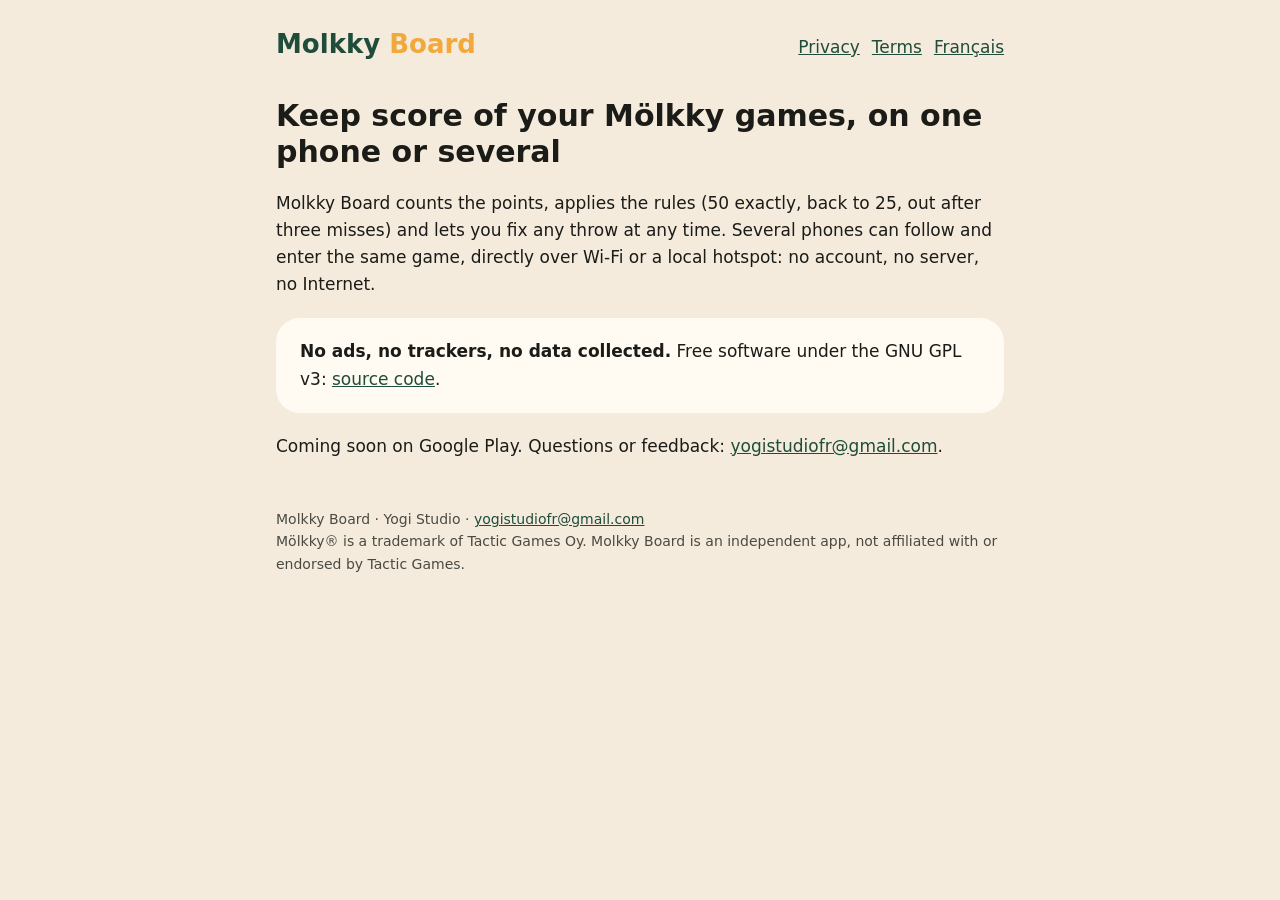
<file: index.html>
<!doctype html>
<html lang="en">
<head>
<meta charset="utf-8">
<meta name="viewport" content="width=device-width, initial-scale=1">
<meta http-equiv="Content-Security-Policy" content="default-src 'none'; style-src 'self'; img-src 'self'; base-uri 'none'; form-action 'none'">
<meta name="referrer" content="no-referrer">
<title>Molkky Board</title>
<link rel="stylesheet" href="style.css">
</head>
<body>
<main>
<header>
  <a class="logo" href="./">Molkky <span>Board</span></a>
  <nav><a href="privacy.html">Privacy</a><a href="terms.html">Terms</a><a href="fr/" hreflang="fr" lang="fr">Français</a></nav>
</header>
<h1>Keep score of your Mölkky games, on one phone or several</h1>
<p>Molkky Board counts the points, applies the rules (50 exactly, back to 25, out after three misses) and lets you fix any
throw at any time. Several phones can follow and enter the same game, directly over Wi-Fi or a local hotspot:
no account, no server, no Internet.</p>
<div class="card">
  <strong>No ads, no trackers, no data collected.</strong> Free software under the GNU GPL v3:
  <a href="https://github.com/GuillaumeCHR/molkky-board">source code</a>.
</div>
<p>Coming soon on Google Play. Questions or feedback: <a href="mailto:yogistudiofr@gmail.com">yogistudiofr@gmail.com</a>.</p>
<footer>Molkky Board · Yogi Studio · <a href="mailto:yogistudiofr@gmail.com">yogistudiofr@gmail.com</a><br>
Mölkky® is a trademark of Tactic Games Oy. Molkky Board is an independent app, not affiliated with or endorsed by Tactic Games.</footer>
</main>
</body>
</html>
</file>
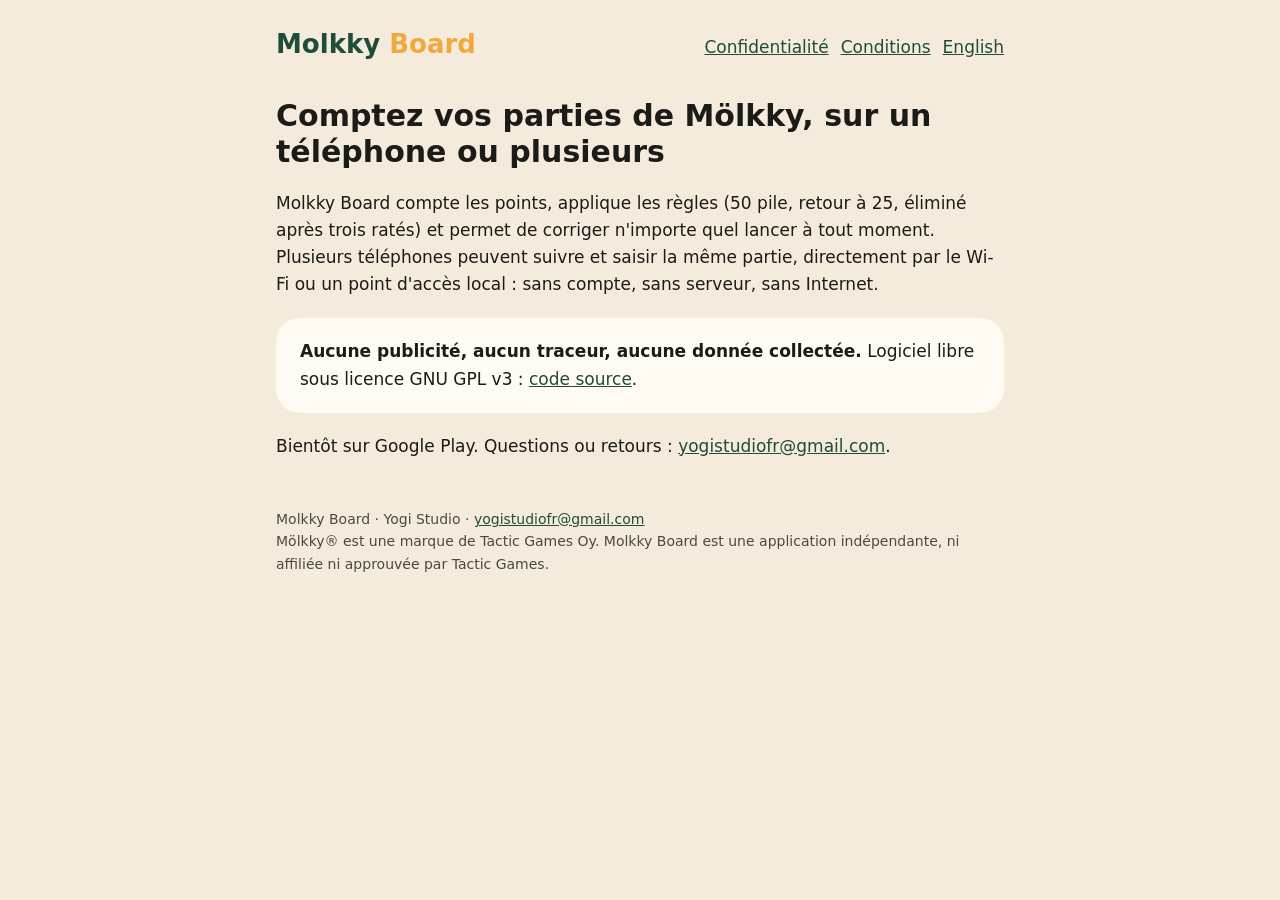
<file: fr/index.html>
<!doctype html>
<html lang="fr">
<head>
<meta charset="utf-8">
<meta name="viewport" content="width=device-width, initial-scale=1">
<meta http-equiv="Content-Security-Policy" content="default-src 'none'; style-src 'self'; img-src 'self'; base-uri 'none'; form-action 'none'">
<meta name="referrer" content="no-referrer">
<title>Molkky Board</title>
<link rel="stylesheet" href="../style.css">
</head>
<body>
<main>
<header>
  <a class="logo" href="./">Molkky <span>Board</span></a>
  <nav><a href="confidentialite.html">Confidentialité</a><a href="conditions.html">Conditions</a><a href="../" hreflang="en" lang="en">English</a></nav>
</header>
<h1>Comptez vos parties de Mölkky, sur un téléphone ou plusieurs</h1>
<p>Molkky Board compte les points, applique les règles (50 pile, retour à 25, éliminé après trois ratés) et permet de
corriger n'importe quel lancer à tout moment. Plusieurs téléphones peuvent suivre et saisir la même partie, directement
par le Wi-Fi ou un point d'accès local : sans compte, sans serveur, sans Internet.</p>
<div class="card">
  <strong>Aucune publicité, aucun traceur, aucune donnée collectée.</strong> Logiciel libre sous licence GNU GPL v3 :
  <a href="https://github.com/GuillaumeCHR/molkky-board">code source</a>.
</div>
<p>Bientôt sur Google Play. Questions ou retours : <a href="mailto:yogistudiofr@gmail.com">yogistudiofr@gmail.com</a>.</p>
<footer>Molkky Board · Yogi Studio · <a href="mailto:yogistudiofr@gmail.com">yogistudiofr@gmail.com</a><br>
Mölkky® est une marque de Tactic Games Oy. Molkky Board est une application indépendante, ni affiliée ni approuvée par Tactic Games.</footer>
</main>
</body>
</html>
</file>
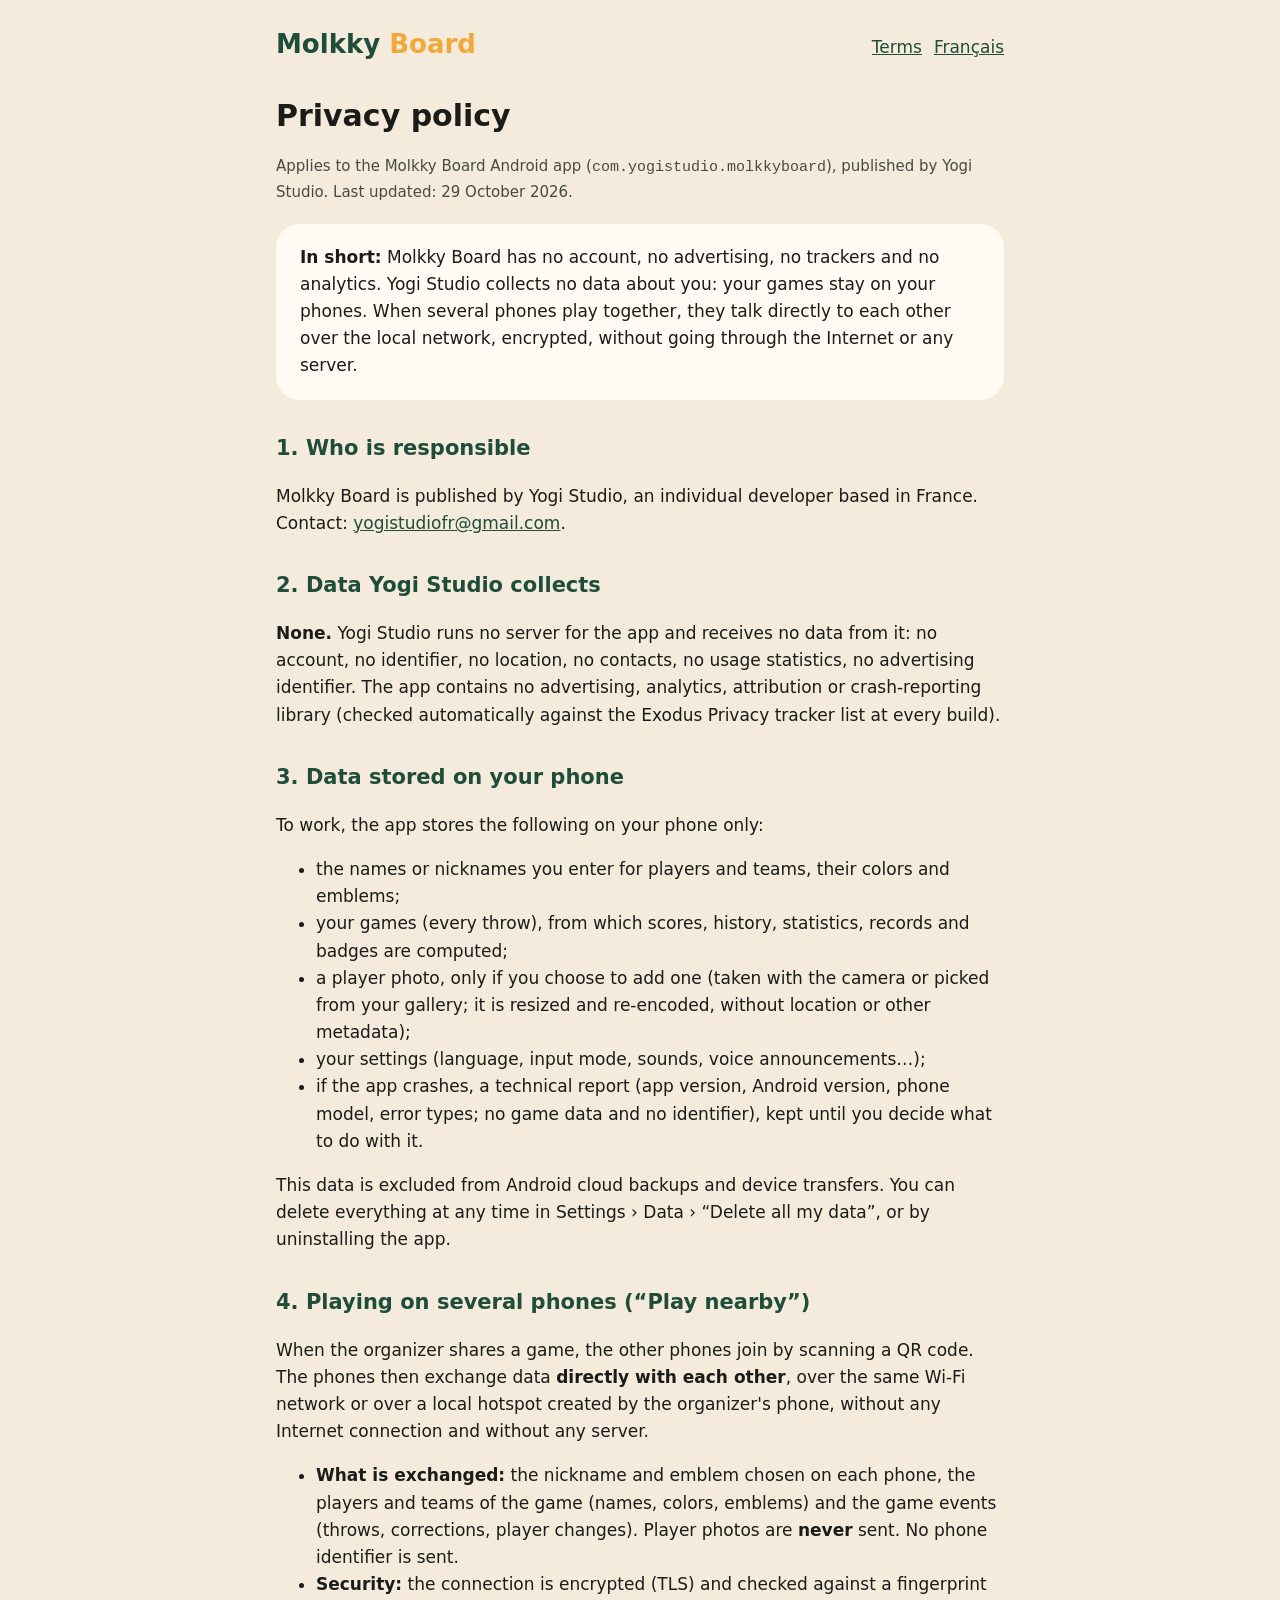
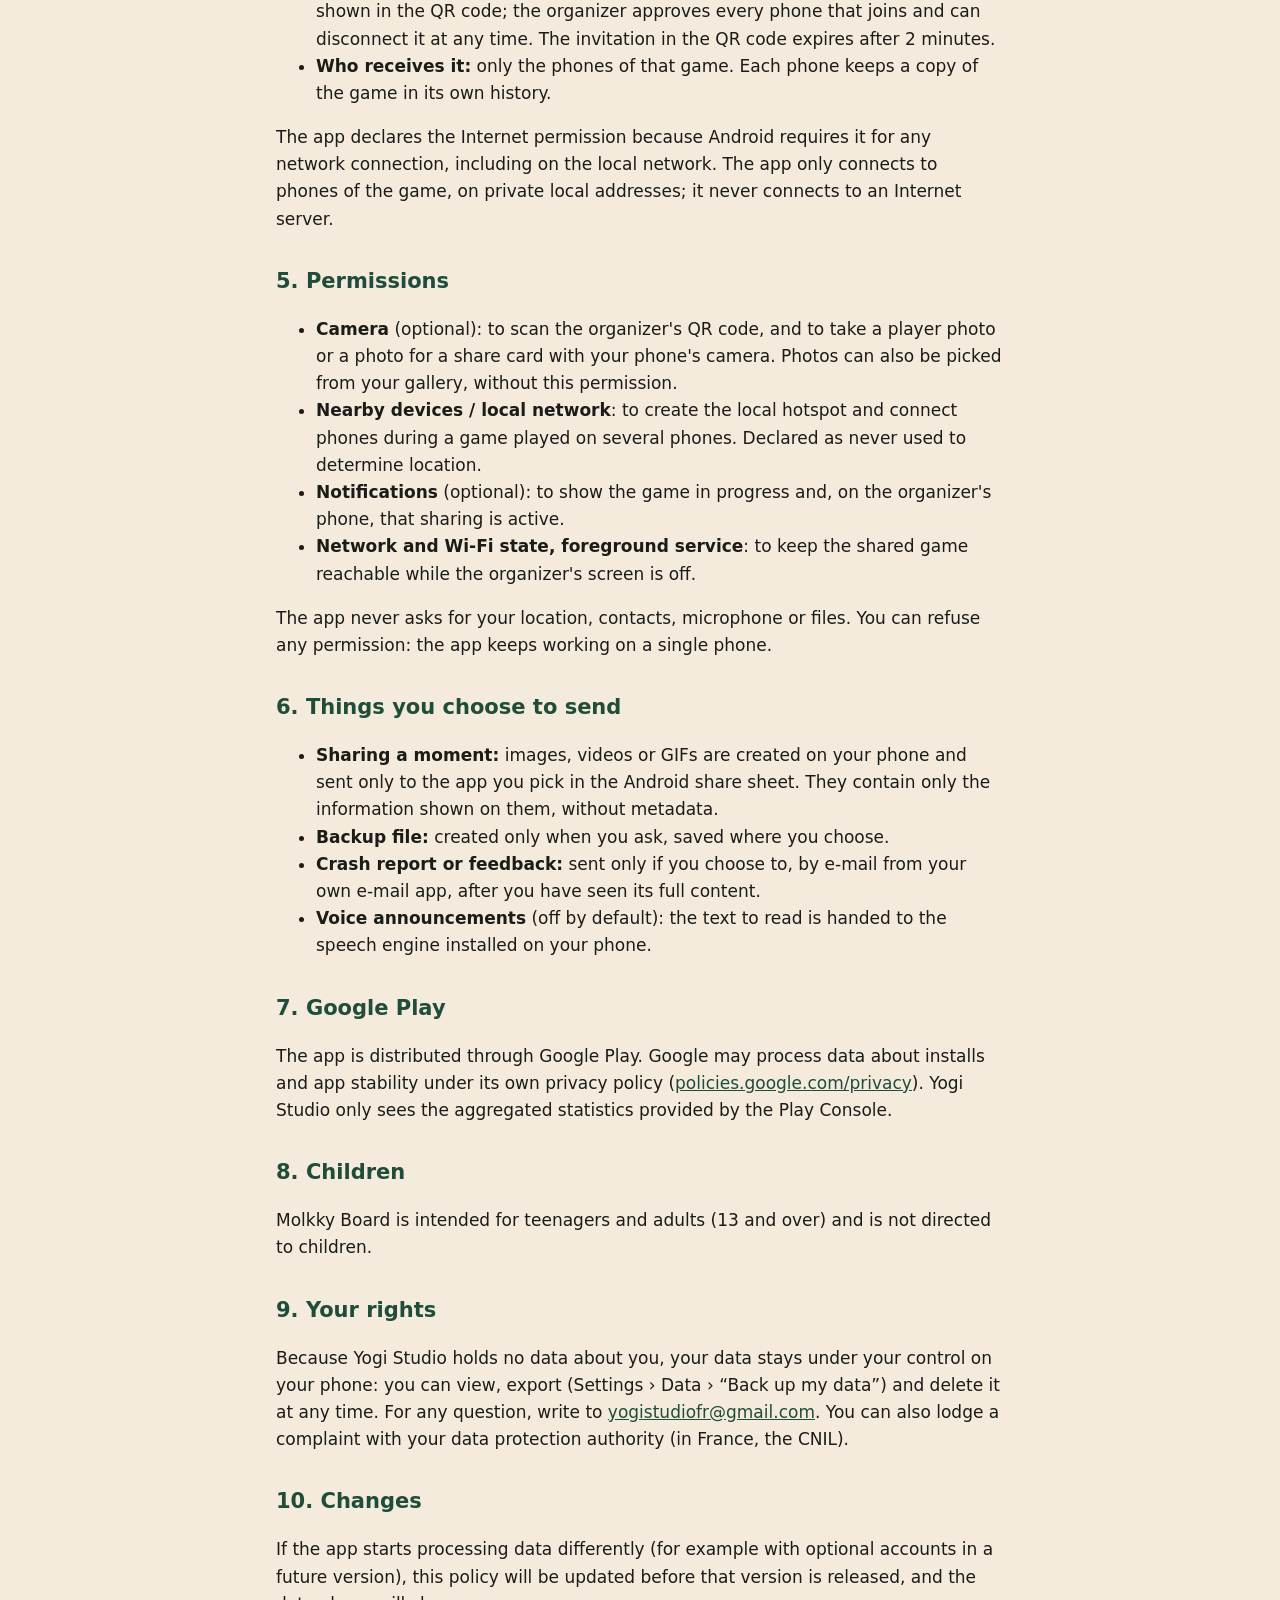
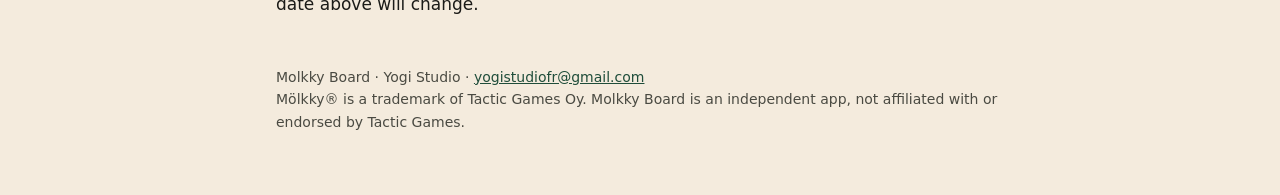
<file: privacy.html>
<!doctype html>
<html lang="en">
<head>
<meta charset="utf-8">
<meta name="viewport" content="width=device-width, initial-scale=1">
<meta http-equiv="Content-Security-Policy" content="default-src 'none'; style-src 'self'; img-src 'self'; base-uri 'none'; form-action 'none'">
<meta name="referrer" content="no-referrer">
<title>Privacy policy – Molkky Board</title>
<link rel="stylesheet" href="style.css">
</head>
<body>
<main>
<header>
  <a class="logo" href="./">Molkky <span>Board</span></a>
  <nav><a href="terms.html">Terms</a><a href="fr/confidentialite.html" hreflang="fr" lang="fr">Français</a></nav>
</header>

<h1>Privacy policy</h1>
<p class="muted">Applies to the Molkky Board Android app (<code>com.yogistudio.molkkyboard</code>), published by Yogi Studio.
Last updated: 29 October 2026.</p>

<div class="card">
  <strong>In short:</strong> Molkky Board has no account, no advertising, no trackers and no analytics.
  Yogi Studio collects no data about you: your games stay on your phones. When several phones play together,
  they talk directly to each other over the local network, encrypted, without going through the Internet or any server.
</div>

<h2>1. Who is responsible</h2>
<p>Molkky Board is published by Yogi Studio, an individual developer based in France.
Contact: <a href="mailto:yogistudiofr@gmail.com">yogistudiofr@gmail.com</a>.</p>

<h2>2. Data Yogi Studio collects</h2>
<p><strong>None.</strong> Yogi Studio runs no server for the app and receives no data from it: no account, no identifier,
no location, no contacts, no usage statistics, no advertising identifier. The app contains no advertising, analytics,
attribution or crash-reporting library (checked automatically against the Exodus Privacy tracker list at every build).</p>

<h2>3. Data stored on your phone</h2>
<p>To work, the app stores the following on your phone only:</p>
<ul>
  <li>the names or nicknames you enter for players and teams, their colors and emblems;</li>
  <li>your games (every throw), from which scores, history, statistics, records and badges are computed;</li>
  <li>a player photo, only if you choose to add one (taken with the camera or picked from your gallery; it is resized and
      re-encoded, without location or other metadata);</li>
  <li>your settings (language, input mode, sounds, voice announcements…);</li>
  <li>if the app crashes, a technical report (app version, Android version, phone model, error types; no game data and
      no identifier), kept until you decide what to do with it.</li>
</ul>
<p>This data is excluded from Android cloud backups and device transfers. You can delete everything at any time in
Settings › Data › “Delete all my data”, or by uninstalling the app.</p>

<h2>4. Playing on several phones (“Play nearby”)</h2>
<p>When the organizer shares a game, the other phones join by scanning a QR code. The phones then exchange data
<strong>directly with each other</strong>, over the same Wi-Fi network or over a local hotspot created by the
organizer's phone, without any Internet connection and without any server.</p>
<ul>
  <li><strong>What is exchanged:</strong> the nickname and emblem chosen on each phone, the players and teams of the game
      (names, colors, emblems) and the game events (throws, corrections, player changes).
      Player photos are <strong>never</strong> sent. No phone identifier is sent.</li>
  <li><strong>Security:</strong> the connection is encrypted (TLS) and checked against a fingerprint shown in the QR code;
      the organizer approves every phone that joins and can disconnect it at any time.
      The invitation in the QR code expires after 2 minutes.</li>
  <li><strong>Who receives it:</strong> only the phones of that game. Each phone keeps a copy of the game in its own history.</li>
</ul>
<p>The app declares the Internet permission because Android requires it for any network connection, including on the local
network. The app only connects to phones of the game, on private local addresses; it never connects to an Internet server.</p>

<h2>5. Permissions</h2>
<ul>
  <li><strong>Camera</strong> (optional): to scan the organizer's QR code, and to take a player photo or a photo for a share card with your phone's camera. Photos can also be picked from your gallery, without this permission.</li>
  <li><strong>Nearby devices / local network</strong>: to create the local hotspot and connect phones during a game played
      on several phones. Declared as never used to determine location.</li>
  <li><strong>Notifications</strong> (optional): to show the game in progress and, on the organizer's phone, that sharing is active.</li>
  <li><strong>Network and Wi-Fi state, foreground service</strong>: to keep the shared game reachable while the organizer's screen is off.</li>
</ul>
<p>The app never asks for your location, contacts, microphone or files. You can refuse any permission: the app keeps
working on a single phone.</p>

<h2>6. Things you choose to send</h2>
<ul>
  <li><strong>Sharing a moment:</strong> images, videos or GIFs are created on your phone and sent only to the app you pick
      in the Android share sheet. They contain only the information shown on them, without metadata.</li>
  <li><strong>Backup file:</strong> created only when you ask, saved where you choose.</li>
  <li><strong>Crash report or feedback:</strong> sent only if you choose to, by e-mail from your own e-mail app, after you
      have seen its full content.</li>
  <li><strong>Voice announcements</strong> (off by default): the text to read is handed to the speech engine installed on
      your phone.</li>
</ul>

<h2>7. Google Play</h2>
<p>The app is distributed through Google Play. Google may process data about installs and app stability under its own
privacy policy (<a href="https://policies.google.com/privacy">policies.google.com/privacy</a>). Yogi Studio only
sees the aggregated statistics provided by the Play Console.</p>

<h2>8. Children</h2>
<p>Molkky Board is intended for teenagers and adults (13 and over) and is not directed to children.</p>

<h2>9. Your rights</h2>
<p>Because Yogi Studio holds no data about you, your data stays under your control on your phone: you can view, export
(Settings › Data › “Back up my data”) and delete it at any time. For any question, write to
<a href="mailto:yogistudiofr@gmail.com">yogistudiofr@gmail.com</a>. You can also lodge a complaint with your data
protection authority (in France, the CNIL).</p>

<h2>10. Changes</h2>
<p>If the app starts processing data differently (for example with optional accounts in a future version), this policy
will be updated before that version is released, and the date above will change.</p>

<footer>Molkky Board · Yogi Studio · <a href="mailto:yogistudiofr@gmail.com">yogistudiofr@gmail.com</a><br>
Mölkky® is a trademark of Tactic Games Oy. Molkky Board is an independent app, not affiliated with or endorsed by Tactic Games.</footer>
</main>
</body>
</html>
</file>
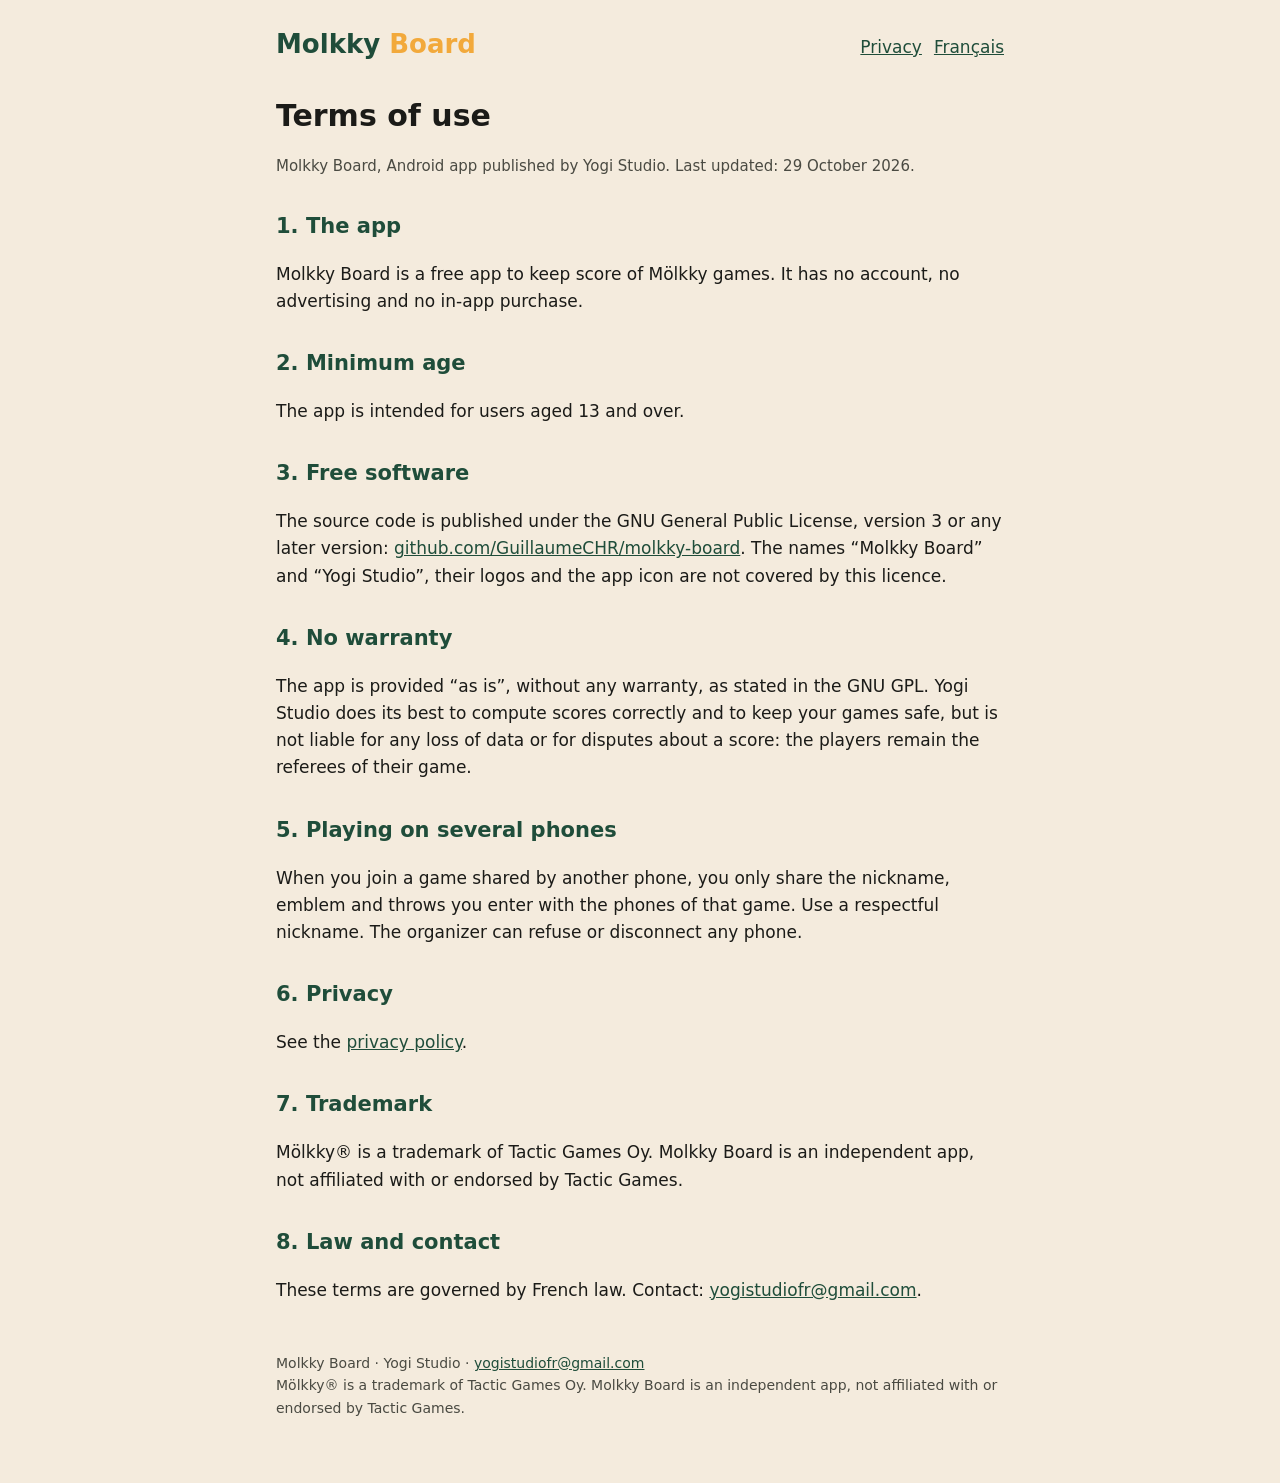
<file: terms.html>
<!doctype html>
<html lang="en">
<head>
<meta charset="utf-8">
<meta name="viewport" content="width=device-width, initial-scale=1">
<meta http-equiv="Content-Security-Policy" content="default-src 'none'; style-src 'self'; img-src 'self'; base-uri 'none'; form-action 'none'">
<meta name="referrer" content="no-referrer">
<title>Terms of use – Molkky Board</title>
<link rel="stylesheet" href="style.css">
</head>
<body>
<main>
<header>
  <a class="logo" href="./">Molkky <span>Board</span></a>
  <nav><a href="privacy.html">Privacy</a><a href="fr/conditions.html" hreflang="fr" lang="fr">Français</a></nav>
</header>
<h1>Terms of use</h1>
<p class="muted">Molkky Board, Android app published by Yogi Studio. Last updated: 29 October 2026.</p>
<h2>1. The app</h2>
<p>Molkky Board is a free app to keep score of Mölkky games. It has no account, no advertising and no in-app purchase.</p>
<h2>2. Minimum age</h2>
<p>The app is intended for users aged 13 and over.</p>
<h2>3. Free software</h2>
<p>The source code is published under the GNU General Public License, version 3 or any later version:
<a href="https://github.com/GuillaumeCHR/molkky-board">github.com/GuillaumeCHR/molkky-board</a>.
The names “Molkky Board” and “Yogi Studio”, their logos and the app icon are not covered by this licence.</p>
<h2>4. No warranty</h2>
<p>The app is provided “as is”, without any warranty, as stated in the GNU GPL. Yogi Studio does its best to compute scores
correctly and to keep your games safe, but is not liable for any loss of data or for disputes about a score: the players
remain the referees of their game.</p>
<h2>5. Playing on several phones</h2>
<p>When you join a game shared by another phone, you only share the nickname, emblem and throws you enter with the phones
of that game. Use a respectful nickname. The organizer can refuse or disconnect any phone.</p>
<h2>6. Privacy</h2>
<p>See the <a href="privacy.html">privacy policy</a>.</p>
<h2>7. Trademark</h2>
<p>Mölkky® is a trademark of Tactic Games Oy. Molkky Board is an independent app, not affiliated with or endorsed by Tactic Games.</p>
<h2>8. Law and contact</h2>
<p>These terms are governed by French law. Contact: <a href="mailto:yogistudiofr@gmail.com">yogistudiofr@gmail.com</a>.</p>
<footer>Molkky Board · Yogi Studio · <a href="mailto:yogistudiofr@gmail.com">yogistudiofr@gmail.com</a><br>
Mölkky® is a trademark of Tactic Games Oy. Molkky Board is an independent app, not affiliated with or endorsed by Tactic Games.</footer>
</main>
</body>
</html>
</file>
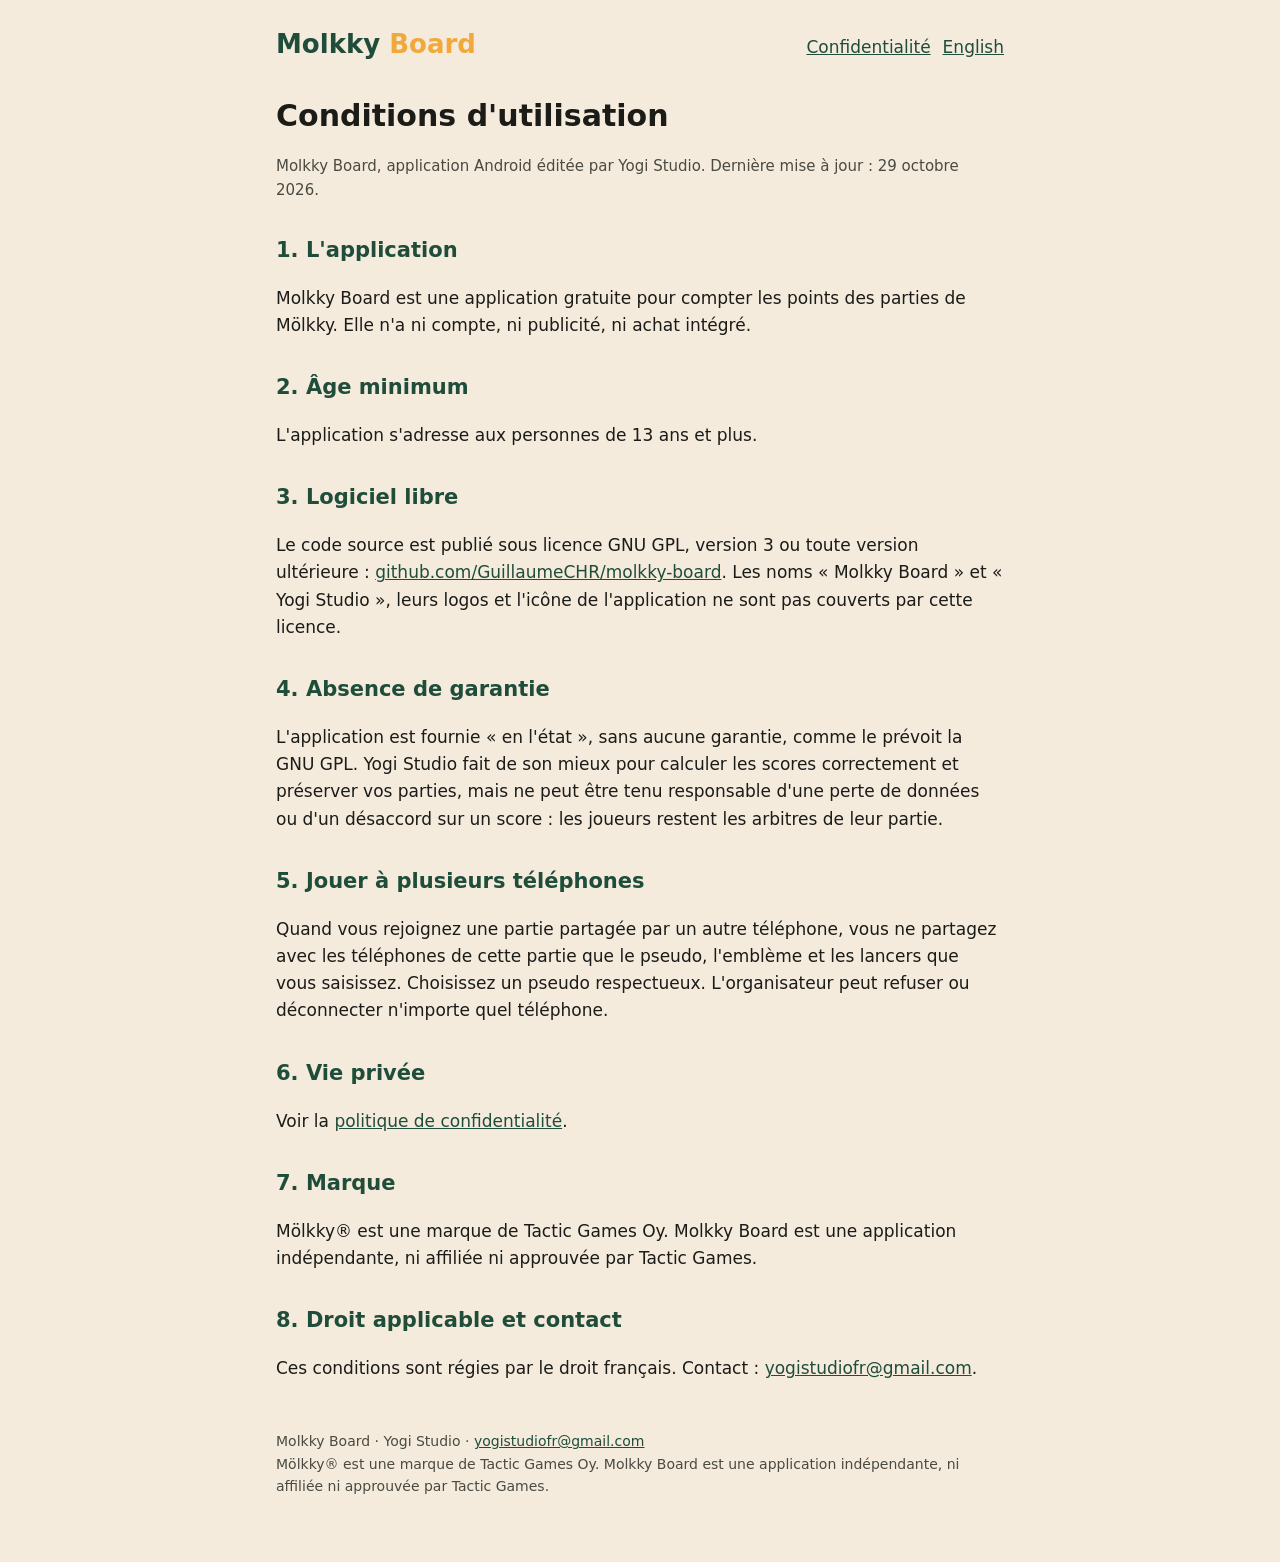
<file: fr/conditions.html>
<!doctype html>
<html lang="fr">
<head>
<meta charset="utf-8">
<meta name="viewport" content="width=device-width, initial-scale=1">
<meta http-equiv="Content-Security-Policy" content="default-src 'none'; style-src 'self'; img-src 'self'; base-uri 'none'; form-action 'none'">
<meta name="referrer" content="no-referrer">
<title>Conditions d'utilisation – Molkky Board</title>
<link rel="stylesheet" href="../style.css">
</head>
<body>
<main>
<header>
  <a class="logo" href="./">Molkky <span>Board</span></a>
  <nav><a href="confidentialite.html">Confidentialité</a><a href="../terms.html" hreflang="en" lang="en">English</a></nav>
</header>
<h1>Conditions d'utilisation</h1>
<p class="muted">Molkky Board, application Android éditée par Yogi Studio. Dernière mise à jour : 29 octobre 2026.</p>
<h2>1. L'application</h2>
<p>Molkky Board est une application gratuite pour compter les points des parties de Mölkky. Elle n'a ni compte, ni publicité, ni achat intégré.</p>
<h2>2. Âge minimum</h2>
<p>L'application s'adresse aux personnes de 13 ans et plus.</p>
<h2>3. Logiciel libre</h2>
<p>Le code source est publié sous licence GNU GPL, version 3 ou toute version ultérieure :
<a href="https://github.com/GuillaumeCHR/molkky-board">github.com/GuillaumeCHR/molkky-board</a>.
Les noms « Molkky Board » et « Yogi Studio », leurs logos et l'icône de l'application ne sont pas couverts par cette licence.</p>
<h2>4. Absence de garantie</h2>
<p>L'application est fournie « en l'état », sans aucune garantie, comme le prévoit la GNU GPL. Yogi Studio fait de son mieux
pour calculer les scores correctement et préserver vos parties, mais ne peut être tenu responsable d'une perte de données ou
d'un désaccord sur un score : les joueurs restent les arbitres de leur partie.</p>
<h2>5. Jouer à plusieurs téléphones</h2>
<p>Quand vous rejoignez une partie partagée par un autre téléphone, vous ne partagez avec les téléphones de cette partie que
le pseudo, l'emblème et les lancers que vous saisissez. Choisissez un pseudo respectueux. L'organisateur peut refuser ou
déconnecter n'importe quel téléphone.</p>
<h2>6. Vie privée</h2>
<p>Voir la <a href="confidentialite.html">politique de confidentialité</a>.</p>
<h2>7. Marque</h2>
<p>Mölkky® est une marque de Tactic Games Oy. Molkky Board est une application indépendante, ni affiliée ni approuvée par Tactic Games.</p>
<h2>8. Droit applicable et contact</h2>
<p>Ces conditions sont régies par le droit français. Contact : <a href="mailto:yogistudiofr@gmail.com">yogistudiofr@gmail.com</a>.</p>
<footer>Molkky Board · Yogi Studio · <a href="mailto:yogistudiofr@gmail.com">yogistudiofr@gmail.com</a><br>
Mölkky® est une marque de Tactic Games Oy. Molkky Board est une application indépendante, ni affiliée ni approuvée par Tactic Games.</footer>
</main>
</body>
</html>
</file>
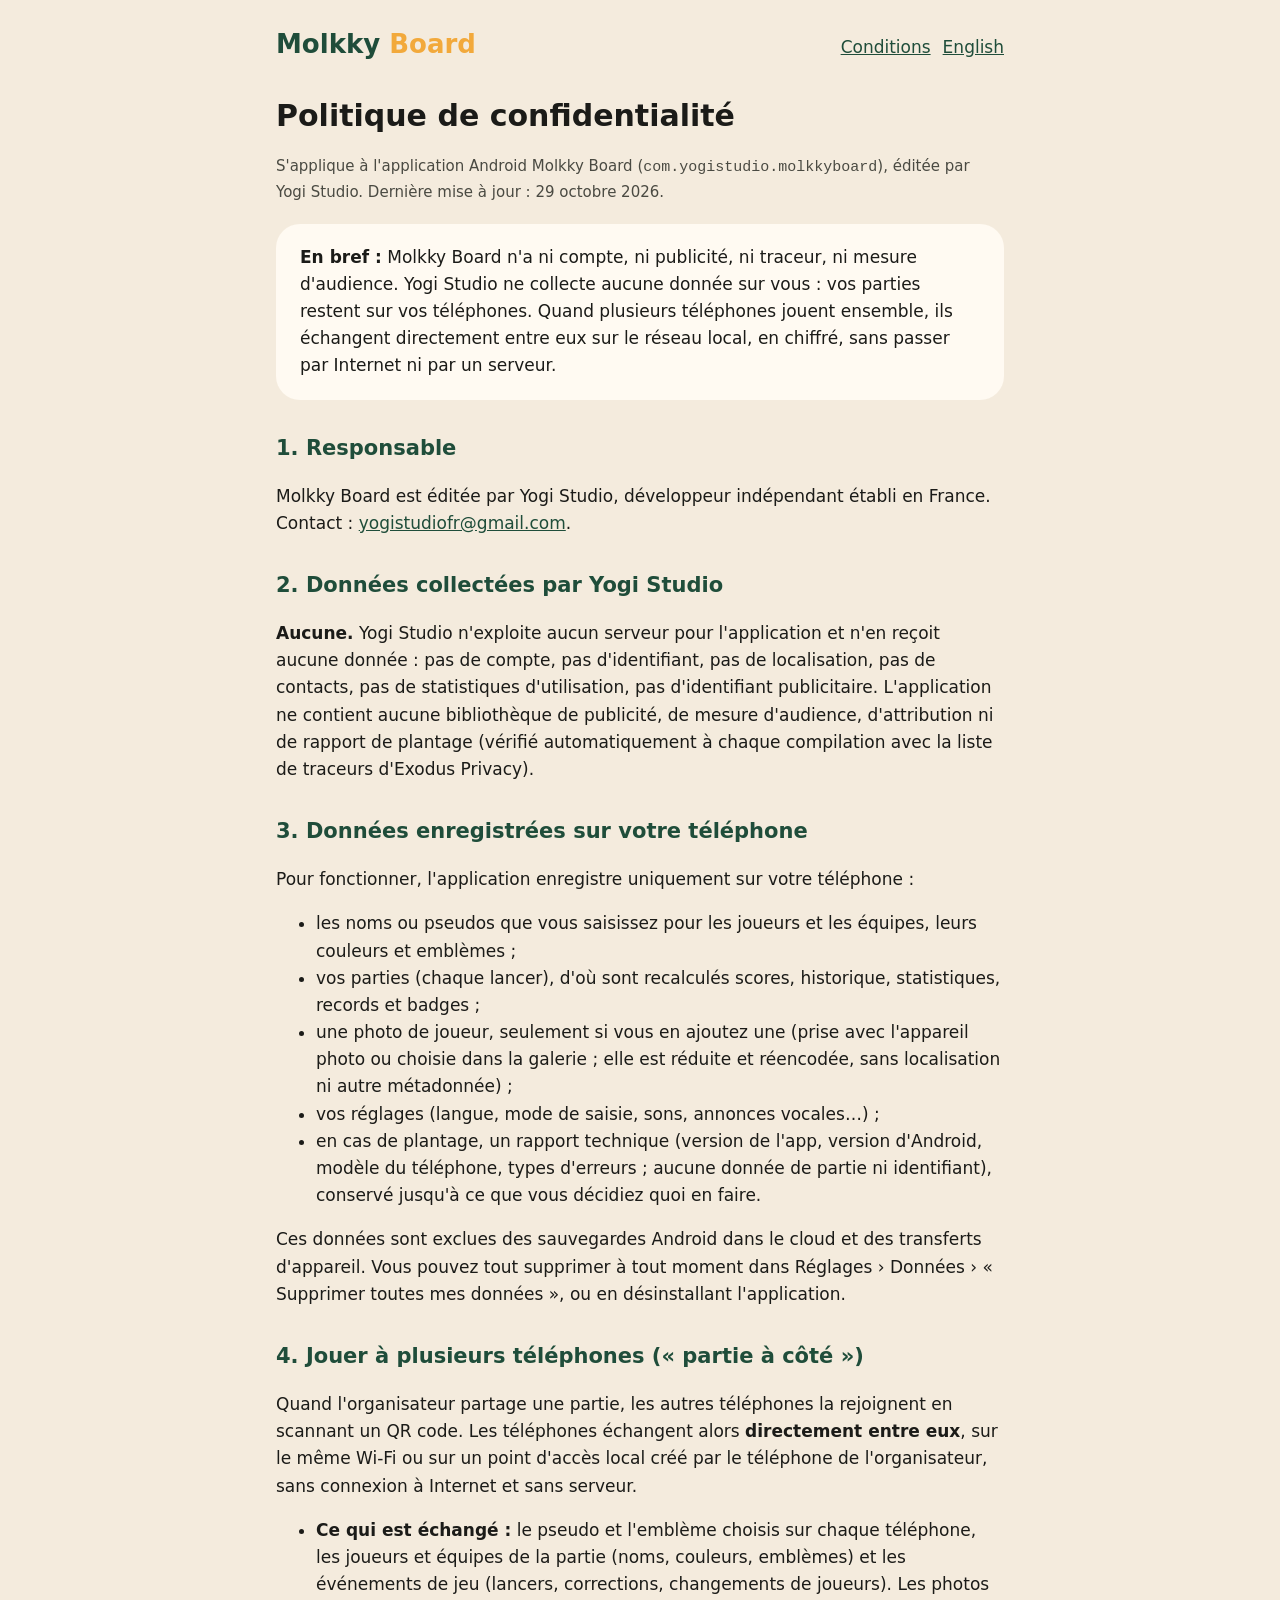
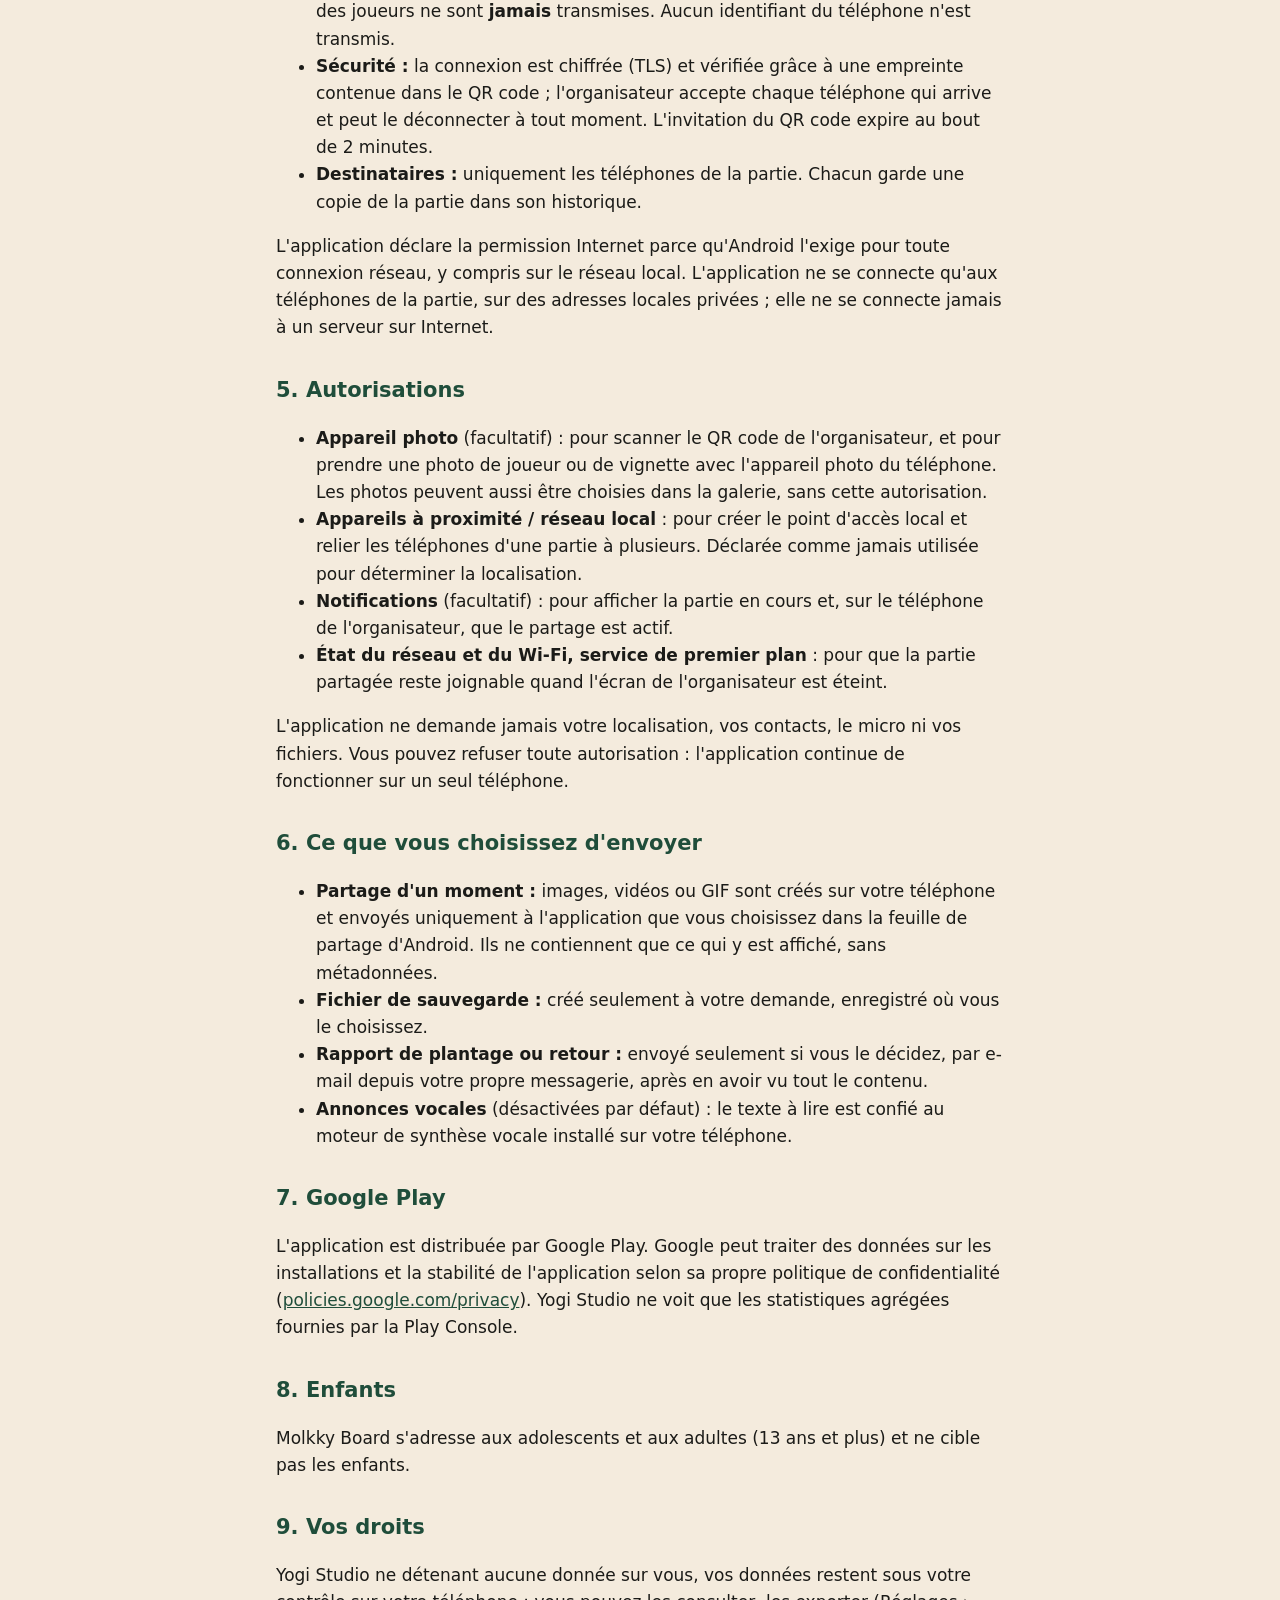
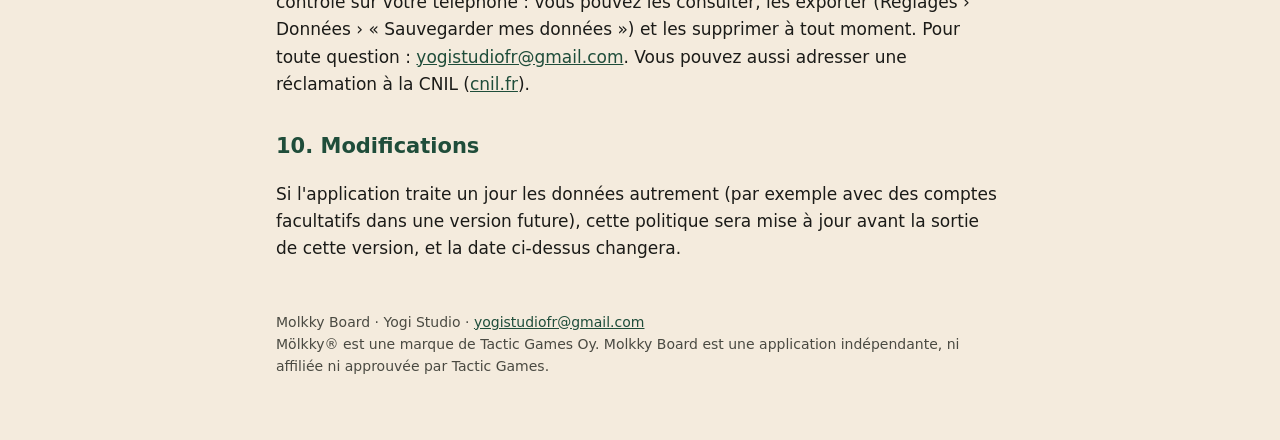
<file: fr/confidentialite.html>
<!doctype html>
<html lang="fr">
<head>
<meta charset="utf-8">
<meta name="viewport" content="width=device-width, initial-scale=1">
<meta http-equiv="Content-Security-Policy" content="default-src 'none'; style-src 'self'; img-src 'self'; base-uri 'none'; form-action 'none'">
<meta name="referrer" content="no-referrer">
<title>Politique de confidentialité – Molkky Board</title>
<link rel="stylesheet" href="../style.css">
</head>
<body>
<main>
<header>
  <a class="logo" href="./">Molkky <span>Board</span></a>
  <nav><a href="conditions.html">Conditions</a><a href="../privacy.html" hreflang="en" lang="en">English</a></nav>
</header>

<h1>Politique de confidentialité</h1>
<p class="muted">S'applique à l'application Android Molkky Board (<code>com.yogistudio.molkkyboard</code>), éditée par Yogi Studio.
Dernière mise à jour : 29 octobre 2026.</p>

<div class="card">
  <strong>En bref :</strong> Molkky Board n'a ni compte, ni publicité, ni traceur, ni mesure d'audience.
  Yogi Studio ne collecte aucune donnée sur vous : vos parties restent sur vos téléphones. Quand plusieurs téléphones
  jouent ensemble, ils échangent directement entre eux sur le réseau local, en chiffré, sans passer par Internet ni par un serveur.
</div>

<h2>1. Responsable</h2>
<p>Molkky Board est éditée par Yogi Studio, développeur indépendant établi en France.
Contact : <a href="mailto:yogistudiofr@gmail.com">yogistudiofr@gmail.com</a>.</p>

<h2>2. Données collectées par Yogi Studio</h2>
<p><strong>Aucune.</strong> Yogi Studio n'exploite aucun serveur pour l'application et n'en reçoit aucune donnée : pas de compte,
pas d'identifiant, pas de localisation, pas de contacts, pas de statistiques d'utilisation, pas d'identifiant publicitaire.
L'application ne contient aucune bibliothèque de publicité, de mesure d'audience, d'attribution ni de rapport de plantage
(vérifié automatiquement à chaque compilation avec la liste de traceurs d'Exodus Privacy).</p>

<h2>3. Données enregistrées sur votre téléphone</h2>
<p>Pour fonctionner, l'application enregistre uniquement sur votre téléphone :</p>
<ul>
  <li>les noms ou pseudos que vous saisissez pour les joueurs et les équipes, leurs couleurs et emblèmes ;</li>
  <li>vos parties (chaque lancer), d'où sont recalculés scores, historique, statistiques, records et badges ;</li>
  <li>une photo de joueur, seulement si vous en ajoutez une (prise avec l'appareil photo ou choisie dans la galerie ;
      elle est réduite et réencodée, sans localisation ni autre métadonnée) ;</li>
  <li>vos réglages (langue, mode de saisie, sons, annonces vocales…) ;</li>
  <li>en cas de plantage, un rapport technique (version de l'app, version d'Android, modèle du téléphone, types d'erreurs ;
      aucune donnée de partie ni identifiant), conservé jusqu'à ce que vous décidiez quoi en faire.</li>
</ul>
<p>Ces données sont exclues des sauvegardes Android dans le cloud et des transferts d'appareil. Vous pouvez tout supprimer
à tout moment dans Réglages › Données › « Supprimer toutes mes données », ou en désinstallant l'application.</p>

<h2>4. Jouer à plusieurs téléphones (« partie à côté »)</h2>
<p>Quand l'organisateur partage une partie, les autres téléphones la rejoignent en scannant un QR code. Les téléphones
échangent alors <strong>directement entre eux</strong>, sur le même Wi-Fi ou sur un point d'accès local créé par le
téléphone de l'organisateur, sans connexion à Internet et sans serveur.</p>
<ul>
  <li><strong>Ce qui est échangé :</strong> le pseudo et l'emblème choisis sur chaque téléphone, les joueurs et équipes de la
      partie (noms, couleurs, emblèmes) et les événements de jeu (lancers, corrections, changements de joueurs).
      Les photos des joueurs ne sont <strong>jamais</strong> transmises. Aucun identifiant du téléphone n'est transmis.</li>
  <li><strong>Sécurité :</strong> la connexion est chiffrée (TLS) et vérifiée grâce à une empreinte contenue dans le QR code ;
      l'organisateur accepte chaque téléphone qui arrive et peut le déconnecter à tout moment.
      L'invitation du QR code expire au bout de 2 minutes.</li>
  <li><strong>Destinataires :</strong> uniquement les téléphones de la partie. Chacun garde une copie de la partie dans son historique.</li>
</ul>
<p>L'application déclare la permission Internet parce qu'Android l'exige pour toute connexion réseau, y compris sur le réseau
local. L'application ne se connecte qu'aux téléphones de la partie, sur des adresses locales privées ; elle ne se connecte
jamais à un serveur sur Internet.</p>

<h2>5. Autorisations</h2>
<ul>
  <li><strong>Appareil photo</strong> (facultatif) : pour scanner le QR code de l'organisateur, et pour prendre une photo de
      joueur ou de vignette avec l'appareil photo du téléphone. Les photos peuvent aussi être choisies dans la galerie, sans
      cette autorisation.</li>
  <li><strong>Appareils à proximité / réseau local</strong> : pour créer le point d'accès local et relier les téléphones
      d'une partie à plusieurs. Déclarée comme jamais utilisée pour déterminer la localisation.</li>
  <li><strong>Notifications</strong> (facultatif) : pour afficher la partie en cours et, sur le téléphone de l'organisateur,
      que le partage est actif.</li>
  <li><strong>État du réseau et du Wi-Fi, service de premier plan</strong> : pour que la partie partagée reste joignable
      quand l'écran de l'organisateur est éteint.</li>
</ul>
<p>L'application ne demande jamais votre localisation, vos contacts, le micro ni vos fichiers. Vous pouvez refuser toute
autorisation : l'application continue de fonctionner sur un seul téléphone.</p>

<h2>6. Ce que vous choisissez d'envoyer</h2>
<ul>
  <li><strong>Partage d'un moment :</strong> images, vidéos ou GIF sont créés sur votre téléphone et envoyés uniquement à
      l'application que vous choisissez dans la feuille de partage d'Android. Ils ne contiennent que ce qui y est affiché,
      sans métadonnées.</li>
  <li><strong>Fichier de sauvegarde :</strong> créé seulement à votre demande, enregistré où vous le choisissez.</li>
  <li><strong>Rapport de plantage ou retour :</strong> envoyé seulement si vous le décidez, par e-mail depuis votre propre
      messagerie, après en avoir vu tout le contenu.</li>
  <li><strong>Annonces vocales</strong> (désactivées par défaut) : le texte à lire est confié au moteur de synthèse vocale
      installé sur votre téléphone.</li>
</ul>

<h2>7. Google Play</h2>
<p>L'application est distribuée par Google Play. Google peut traiter des données sur les installations et la stabilité de
l'application selon sa propre politique de confidentialité
(<a href="https://policies.google.com/privacy?hl=fr">policies.google.com/privacy</a>). Yogi Studio ne voit que les
statistiques agrégées fournies par la Play Console.</p>

<h2>8. Enfants</h2>
<p>Molkky Board s'adresse aux adolescents et aux adultes (13 ans et plus) et ne cible pas les enfants.</p>

<h2>9. Vos droits</h2>
<p>Yogi Studio ne détenant aucune donnée sur vous, vos données restent sous votre contrôle sur votre téléphone : vous
pouvez les consulter, les exporter (Réglages › Données › « Sauvegarder mes données ») et les supprimer à tout moment.
Pour toute question : <a href="mailto:yogistudiofr@gmail.com">yogistudiofr@gmail.com</a>. Vous pouvez aussi adresser
une réclamation à la CNIL (<a href="https://www.cnil.fr">cnil.fr</a>).</p>

<h2>10. Modifications</h2>
<p>Si l'application traite un jour les données autrement (par exemple avec des comptes facultatifs dans une version future),
cette politique sera mise à jour avant la sortie de cette version, et la date ci-dessus changera.</p>

<footer>Molkky Board · Yogi Studio · <a href="mailto:yogistudiofr@gmail.com">yogistudiofr@gmail.com</a><br>
Mölkky® est une marque de Tactic Games Oy. Molkky Board est une application indépendante, ni affiliée ni approuvée par Tactic Games.</footer>
</main>
</body>
</html>
</file>
<file: style.css>
:root { --bg: #F4EBDD; --surface: #FFFAF2; --text: #1B1B18; --muted: #4a4a42; --primary: #1F4D3A; --accent: #F2A93B; }
@media (prefers-color-scheme: dark) { :root { --bg: #14201A; --surface: #1E2B24; --text: #EFE8DC; --muted: #c9c2b4; --primary: #8FC7A8; --accent: #E8A84A; } }
* { box-sizing: border-box; }
body { margin: 0; background: var(--bg); color: var(--text); font: 17px/1.6 system-ui, -apple-system, "Segoe UI", Roboto, sans-serif; }
main { max-width: 760px; margin: 0 auto; padding: 24px 16px 64px; }
header { display: flex; justify-content: space-between; align-items: baseline; gap: 12px; flex-wrap: wrap; }
.logo { font-weight: 800; font-size: 26px; text-decoration: none; color: var(--primary); }
.logo span { color: var(--accent); }
nav a { color: var(--primary); margin-left: 12px; }
h1 { font-size: 30px; line-height: 1.2; margin-top: 32px; }
h2 { font-size: 21px; margin-top: 32px; color: var(--primary); }
.card { background: var(--surface); border-radius: 24px; padding: 20px 24px; margin: 20px 0; }
.muted { color: var(--muted); font-size: 15px; }
a { color: var(--primary); }
footer { margin-top: 48px; font-size: 14px; color: var(--muted); }
</file>
